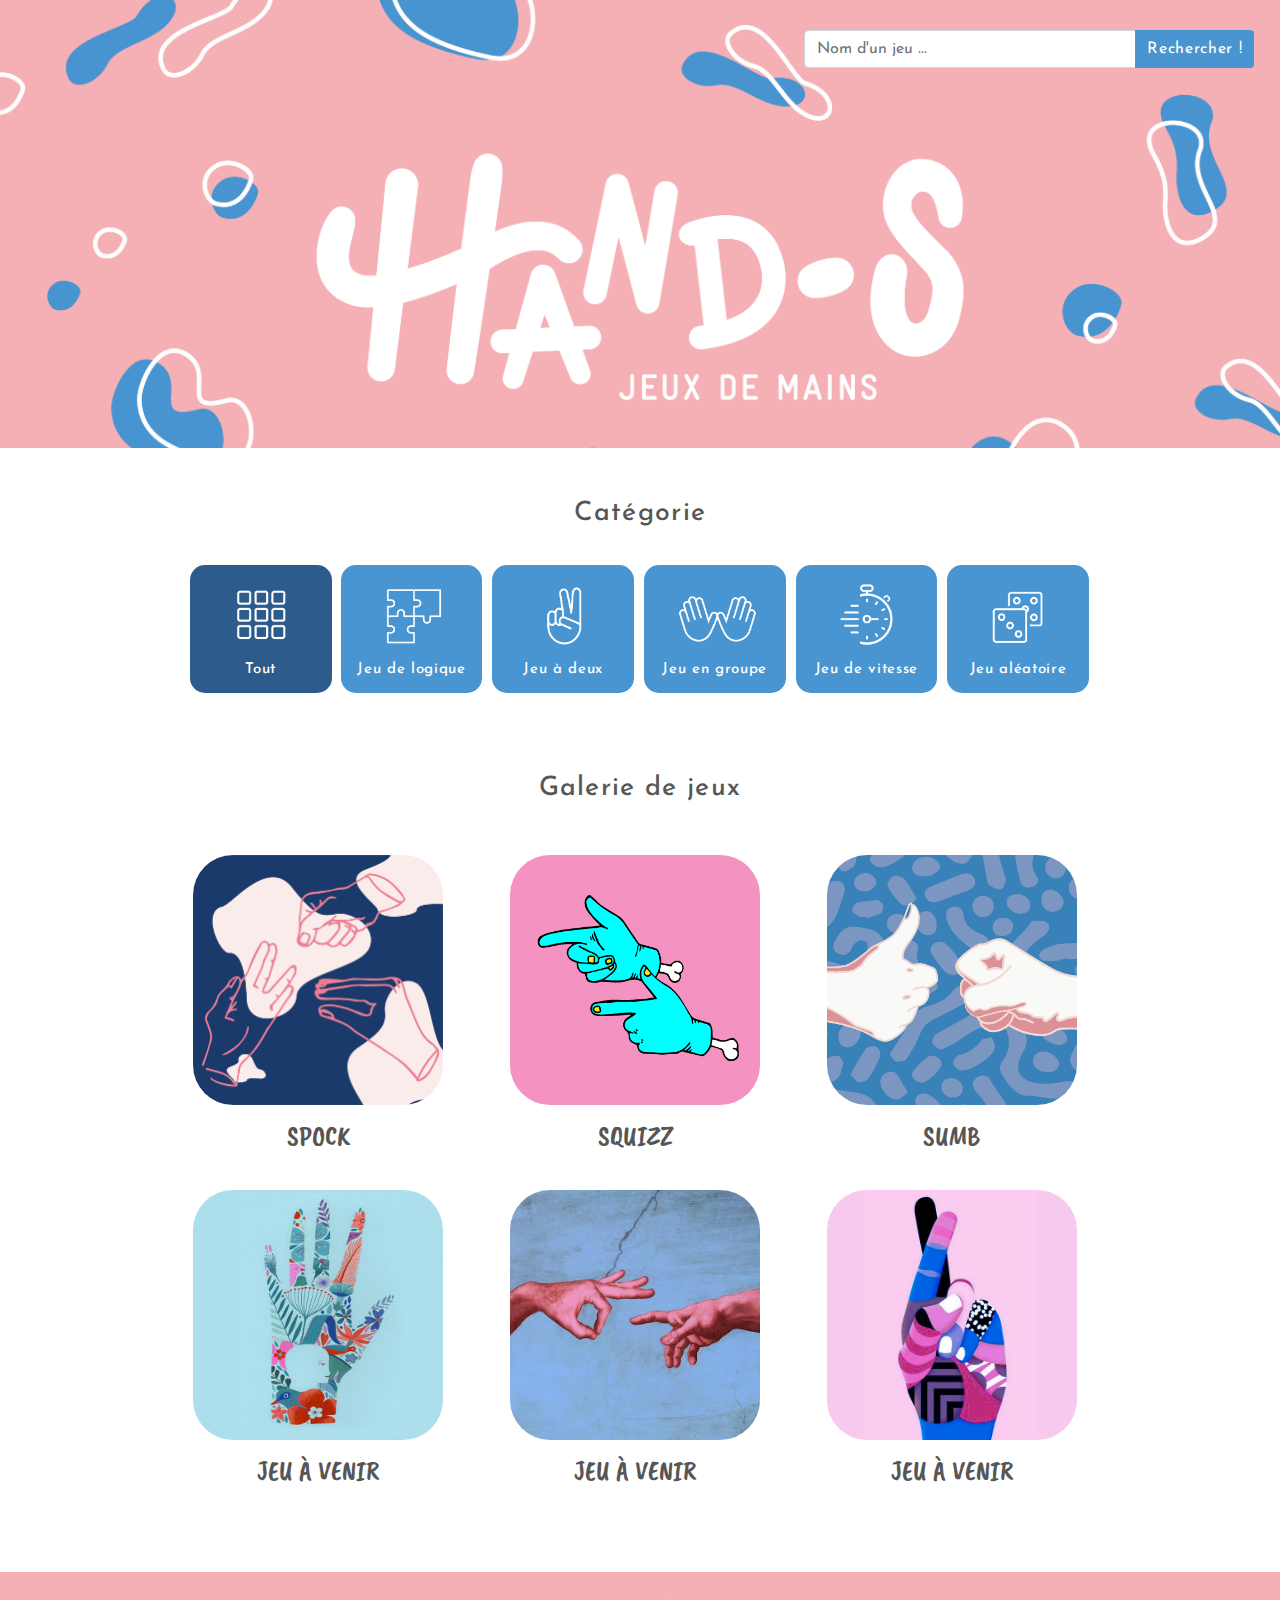
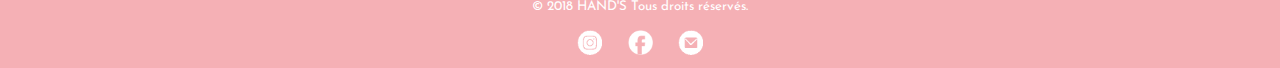
<file: index.html>
<!doctype html>
<html lang="en">
<head>
  <!-- Required meta tags -->
  <meta charset="utf-8">
  <meta name="viewport" content="width=device-width, initial-scale=1, shrink-to-fit=no">
  <link href="https://fonts.googleapis.com/css?family=Josefin+Sans" rel="stylesheet">
  <link href="https://fonts.googleapis.com/css?family=Caveat+Brush" rel="stylesheet">
  <!-- Bootstrap CSS -->
  <link rel="stylesheet" href="https://maxcdn.bootstrapcdn.com/bootstrap/4.0.0/css/bootstrap.min.css" integrity="sha384-Gn5384xqQ1aoWXA+058RXPxPg6fy4IWvTNh0E263XmFcJlSAwiGgFAW/dAiS6JXm" crossorigin="anonymous">
  <link rel="stylesheet" href="css/main1.css">

  <body>

    <div class="header"></div>
    <div class="input-group mb-3">
      <input type="text" class="form-control" placeholder="Nom d'un jeu ..." aria-label="Recipient's username" aria-describedby="basic-addon2">
      <div class="input-group-append">
        <button class="btn btn-outline-secondary" type="button">Rechercher !</button>
    </div></div>
    <div class="content">

      <h1>Catégorie</h1>
      <div class="btn-group btn-group-toggle" data-toggle="buttons">
        <label class="btn btn-secondary option0 active">
          <input type="radio" name="options" id="option0" autocomplete="off" checked>
          <img src="images/picto/tout.png" alt="">
          <h4>Tout</h4>
        </label>
        <label class="btn btn-secondary option1">
          <input type="radio" name="options" id="option1" autocomplete="off">
          <img src="images/picto/logique-2.png" alt="">
          <h4>Jeu de logique</h4>
        </label>
        <label class="btn btn-secondary option2">
          <input type="radio" name="options" id="option2" autocomplete="off">
          <img src="images/picto/adeux-2.png" alt="">
          <h4>Jeu à deux</h4>
        </label>
        <label class="btn btn-secondary option3">
          <input type="radio" name="options" id="option3" autocomplete="off">
          <img src="images/picto/groupe-2.png" alt="">
          <h4>Jeu en groupe</h4>
        </label>
        <label class="btn btn-secondary option4">
          <input type="radio" name="options" id="option4" autocomplete="off">
          <img src="images/picto/vitesse-2.png" alt="">
          <h4>Jeu de vitesse</h4>
        </label>
        <label class="btn btn-secondary option5">
          <input type="radio" name="options" id="option5" autocomplete="off">
          <img src="images/picto/aleatoire-2.png" alt="">
          <h4>Jeu aléatoire</h4>
        </label>
      </div>

      <h1 class="h1plus">Galerie de jeux</h1>

      <div class="galerie filter-button-group">


        <div class="preview two logic">
          <button id="boutons" type="button" class="btn btn-info btn-lg" data-toggle="modal" data-target="#modalspock">
            <img src="images/spock/game.png" alt="image" class="img-preview">
          </button>
            <h2>SPOCK</h2>
        </div>


        <div class="preview group speed">
          <button id="boutons" type="button" class="btn btn-info btn-lg" data-toggle="modal" data-target="#modalsquiz">
            <img src="images/squizz/game.png" alt="image" class="img-preview">
          </button>
            <h2>SQUIZZ</h2>
          </div>

          <div class="preview group logic">
            <button id="boutons" type="button" class="btn btn-info btn-lg" data-toggle="modal" data-target="#modalsumb">
              <img src="images/sumb/game.png" alt="image" class="img-preview">
            </button>
            <h2>SUMB</h2>
          </div>

          <div class="preview two">
            <div id="preview-link"><img src="images/1.jpg" alt="image" class="img-preview">
              <h2>JEU À VENIR</h2></div>
          </div>

          <div class="preview group">
            <div href="" id="preview-link"><img src="images/2.jpg" alt="image" class="img-preview">
            <h2>JEU À VENIR</h2></div>
          </div>

          <div class="preview speed">
            <div href="" id="preview-link"><img src="images/3.jpg" alt="image" class="img-preview">
            <h2>JEU À VENIR</h2></div>
          </div>


                  <!-- Modal -->
                  <div id="modalspock" class="modal fade" role="dialog">
                    <div class="modal-dialog">
                      <div class="modal-content">
                        <div class="modal-header">
                          <button type="button" class="close" data-dismiss="modal">&times;</button>
                          <div class="picto-pop">
                            <img src="images/picto/logique-1.png" alt="">
                            <img src="images/picto/adeux-1.png" alt="">
                          </div>

                          <h3 class="modal-title">SPOCK</h3>
                        </div>
                        <div class="modal-body modal-spock">
                          <p id="spock-p00">Les règles classiques du Pierre Feuille Ciseaux<br>s’appliquent toujours dans cette évolution, néanmoins <br>il faut ajouter deux symboles : <span>Spock</span> et le <span>Lézard</span></p>
                          <h5 id="spock-h501">LES REGLES :</h5>
                          <p id="spock-p01">• Les ciseaux <span>coupent</span> le papier</p>
                          <p id="spock-p02">• Le papier <span>couvre</span> la pierre</p>
                          <p id="spock-p03">• La pierre <span>écrase</span> le lézard</p>
                          <p id="spock-p04">• Le lézard <span>empoisonne</span> Spock</p>
                          <p id="spock-p05">• Spock <span>écrabouille</span> les ciseaux</p>
                          <p id="spock-p06">• Les ciseaux <span>décapitent</span> le lézard</p>
                          <p id="spock-p07">• Le lézard <span>mange</span> le papier</p>
                          <p id="spock-p08">• Le papier <span>réfute</span> Spock</p>
                          <p id="spock-p09">• Spock <span>vaporise</span> la pierre</p>
                          <p id="spock-p10">• La pierre <span>détruit</span> les ciseaux</p>
                          <p id="spock-p11">Les deux (ou plus) joueurs choisissent <br>simultanément un des 5 coups possibles <br>en le symbolisant de la main :</p>
                        </div>
                      </div>
                    </div>
                  </div>

                  <!-- Modal -->
                  <div id="modalsquiz" class="modal fade" role="dialog">
                    <div class="modal-dialog">
                      <div class="modal-content">
                        <div class="modal-header">
                          <button type="button" class="close" data-dismiss="modal">&times;</button>
                          <h3 class="modal-title">SQUIZZ</h3>
                          <div class="picto-pop">
                            <img src="images/picto/vitesse-1.png" alt="">
                            <img src="images/picto/groupe-1.png" alt="">
                          </div>
                        </div>
                        <div class="modal-body modal-squizz">
                          <h5 id="squizz-h501">Dans ce jeu il y a 4 signes à retenir : </h5>
                          <h5 id="squizz-h502">Chaque signe étant accompagné d'un mouvement :</h5>
                          <p id="squizz-p01">Un signe d'une main <br>vers la gauche ou la droite.</p>
                          <p id="squizz-p02">On pointe d'une main une personne </p>
                          <p id="squizz-p03">On pointe des <br>deux mains quelqu'un. </p>
                          <p id="squizz-p04">On lève le bras <br>pour changer le sens du jeu. </p>
                          <h5 id="squizz-h503">Pour commencer un tour, <br>un des joueur débute par : </h5>
                          <p id="squizz-p05">Quand quelqu'un se fait <br>il doit dire le nom d'un animal le plus vite possible <br>(toute race confondue sauf fictive), par exemple "chat". </p>
                          <p id="squizz-p06">passe le tour à la personne pointée.</p>
                          <p id="squizz-p07">change le sens, si </p>
                          <p id="squizz-p08"> le vient de la droite,</p>
                          <p id="squizz-p09">on lève le bras gauche <br>et c'est à nouveau à celui qui vient de dire <br> Vice versa si le squizz vient de la gauche.</p>
                          <p id="squizz-p10">  de parler.</p>
                          </p>
                        </div>
                      </div>
                    </div>
                  </div>

                  <!-- Modal -->
                  <div id="modalsumb" class="modal fade" role="dialog">
                    <div class="modal-dialog">
                      <div class="modal-content">
                        <div class="modal-header">
                          <button type="button" class="close" data-dismiss="modal">&times;</button>
                          <h3 class="modal-title">SUMB</h3>
                          <div class="picto-pop">
                            <img src="images/picto/logique-1.png" alt="">
                            <img src="images/picto/groupe-1.png" alt="">
                          </div>
                        </div>
                        <div class="modal-body modal-sumb">
                          <h5 id="sumb-h501">Au départ :</h5>
                          <p id="sumb-p01">Les deux partenaires se tiennent face à face,<br>les poings fermés en avant. </p>
                          <p id="sumb-p02">À un signal donné, chaque joueur doit, en même <br>temps que son adversaire, lever spontanément <br>autant de pouces qu’il le désire, tout en énonçant <br>un nombre de 1 à 4.</p>
                          <p id="sumb-p03">Celui qui énoncera un nombre égal au total des <br>pouces montrés par l’un et par l’autre des deux <br>joueurs marquera un point.</p>
                          <p id="sumb-p04">Un joueur n’ayant plus de pouce gagne et se retire, <br>alors que le dernier joueur avec un (ou deux) pouces <br>restants perd le jeu. </p>
                          <p id="sumb-p05">Tu peux également jouer au Sumb <br>à plusieurs, il suffit juste de compter <br>le nombre de pouces global. <br>(si vous êtes 4 joueurs <br>- 4x2 = 8 pouces - il faudra énoncer <br>un nombre entre 0 et 8 pour le <br>premier joueur).</p>
                        </div>
                      </div>
                    </div>
                  </div>

                </div>
              </div>
              <div class="footer">
                <div class="copyright">© 2018 HAND'S Tous droits réservés.</div>
                <div class="network">
                  <img src="images/footer/instagram.png" alt="">
                  <img src="images/footer/facebook.png" alt="">
                  <img src="images/footer/mail.png" alt="">
                </div>
              </div>

              <!-- Optional JavaScript -->
              <!-- jQuery first, then Popper.js, then Bootstrap JS -->
              <script src="https://code.jquery.com/jquery-3.2.1.slim.min.js" integrity="sha384-KJ3o2DKtIkvYIK3UENzmM7KCkRr/rE9/Qpg6aAZGJwFDMVNA/GpGFF93hXpG5KkN" crossorigin="anonymous"></script>
              <script src="https://cdnjs.cloudflare.com/ajax/libs/popper.js/1.12.9/umd/popper.min.js" integrity="sha384-ApNbgh9B+Y1QKtv3Rn7W3mgPxhU9K/ScQsAP7hUibX39j7fakFPskvXusvfa0b4Q" crossorigin="anonymous"></script>
              <script src="https://maxcdn.bootstrapcdn.com/bootstrap/4.0.0/js/bootstrap.min.js" integrity="sha384-JZR6Spejh4U02d8jOt6vLEHfe/JQGiRRSQQxSfFWpi1MquVdAyjUar5+76PVCmYl" crossorigin="anonymous"></script>

              <script>

              $(".option0").click(function(){
                console.log("test 1");
                $(".logic").removeClass("unset");
                $(".speed").removeClass("unset");
                $(".group").removeClass("unset");
                $(".two").removeClass("unset");
              });

              $(".option1").click(function(){
                console.log("test 2");
                $(".speed").addClass("unset");
                $(".group").addClass("unset");
                $(".two").addClass("unset");
                $(".logic").removeClass("unset");
              });

              $(".option2").click(function(){
                console.log("test 3");
                $(".speed").addClass("unset");
                $(".group").addClass("unset");
                $(".logic").addClass("unset");
                $(".two").removeClass("unset");
              });

              $(".option3").click(function(){
                console.log("test 4");
                $(".speed").addClass("unset");
                $(".two").addClass("unset");
                $(".logic").addClass("unset");
                $(".group").removeClass("unset");
              });

              $(".option4").click(function(){
                console.log("test 5");
                $(".two").addClass("unset");
                $(".group").addClass("unset");
                $(".logic").addClass("unset");
                $(".speed").removeClass("unset");
              });

              $(".option5").click(function(){
                console.log("test 6");
                $(".logic").toggleClass("unset");
              });

              var $k = $("p");
              var marge = function(a){ a = a*1.2; }
              var $taillereel =  $("p").css("top");
              console.log("")
              var iWindowsSize = $(window).width();
              if (iWindowsSize  < 1050 && iWindowsSize >=550){
                var $taillereel =  $("p").css("tp");
                $k.css(marge($taillereel))
              };

              </script>

            </body>
            </html>
</file>
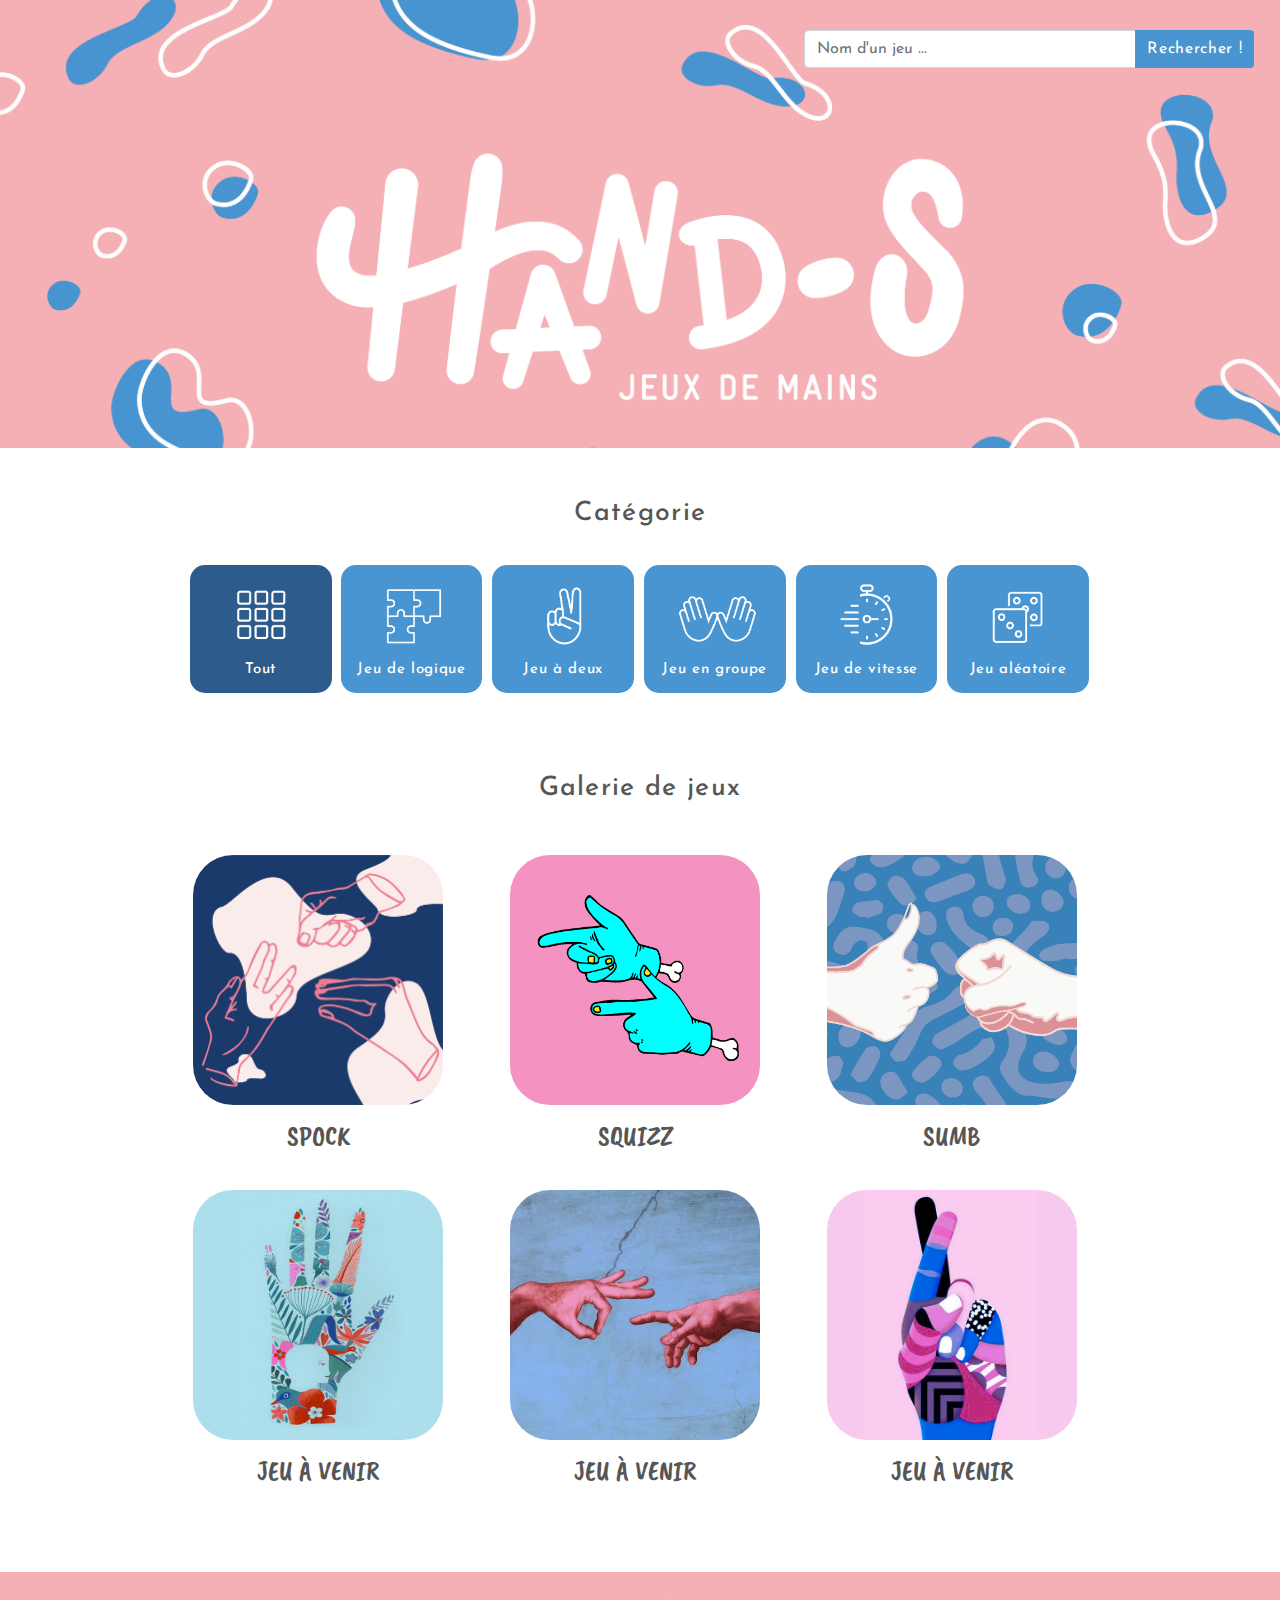
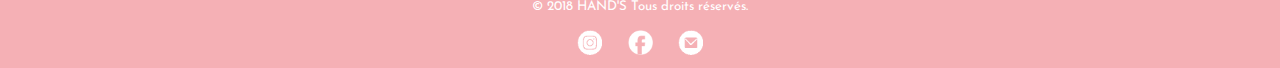
<file: index1.html>
<!doctype html>
<html lang="en">
<head>
  <!-- Required meta tags -->
  <meta charset="utf-8">
  <meta name="viewport" content="width=device-width, initial-scale=1, shrink-to-fit=no">
  <link href="https://fonts.googleapis.com/css?family=Josefin+Sans" rel="stylesheet">
  <link href="https://fonts.googleapis.com/css?family=Caveat+Brush" rel="stylesheet">
  <!-- Bootstrap CSS -->
  <link rel="stylesheet" href="https://maxcdn.bootstrapcdn.com/bootstrap/4.0.0/css/bootstrap.min.css" integrity="sha384-Gn5384xqQ1aoWXA+058RXPxPg6fy4IWvTNh0E263XmFcJlSAwiGgFAW/dAiS6JXm" crossorigin="anonymous">
  <link rel="stylesheet" href="css/main1.css">

  <body>

    <div class="header"></div>
    <div class="input-group mb-3">
      <input type="text" class="form-control" placeholder="Nom d'un jeu ..." aria-label="Recipient's username" aria-describedby="basic-addon2">
      <div class="input-group-append">
        <button class="btn btn-outline-secondary" type="button">Rechercher !</button>
    </div></div>
    <div class="content">

      <h1>Catégorie</h1>
      <div class="btn-group btn-group-toggle" data-toggle="buttons">
        <label class="btn btn-secondary option0 active">
          <input type="radio" name="options" id="option0" autocomplete="off" checked>
          <img src="images/picto/tout.png" alt="">
          <h4>Tout</h4>
        </label>
        <label class="btn btn-secondary option1">
          <input type="radio" name="options" id="option1" autocomplete="off">
          <img src="images/picto/logique-2.png" alt="">
          <h4>Jeu de logique</h4>
        </label>
        <label class="btn btn-secondary option2">
          <input type="radio" name="options" id="option2" autocomplete="off">
          <img src="images/picto/adeux-2.png" alt="">
          <h4>Jeu à deux</h4>
        </label>
        <label class="btn btn-secondary option3">
          <input type="radio" name="options" id="option3" autocomplete="off">
          <img src="images/picto/groupe-2.png" alt="">
          <h4>Jeu en groupe</h4>
        </label>
        <label class="btn btn-secondary option4">
          <input type="radio" name="options" id="option4" autocomplete="off">
          <img src="images/picto/vitesse-2.png" alt="">
          <h4>Jeu de vitesse</h4>
        </label>
        <label class="btn btn-secondary option5">
          <input type="radio" name="options" id="option5" autocomplete="off">
          <img src="images/picto/aleatoire-2.png" alt="">
          <h4>Jeu aléatoire</h4>
        </label>
      </div>

      <h1 class="h1plus">Galerie de jeux</h1>

      <div class="galerie filter-button-group">


        <div class="preview two logic">
          <button id="boutons" type="button" class="btn btn-info btn-lg" data-toggle="modal" data-target="#modalspock">
            <img src="images/spock/game.png" alt="image" class="img-preview">
          </button>
            <h2>SPOCK</h2>
        </div>


        <div class="preview group speed">
          <button id="boutons" type="button" class="btn btn-info btn-lg" data-toggle="modal" data-target="#modalsquiz">
            <img src="images/squizz/game.png" alt="image" class="img-preview">
          </button>
            <h2>SQUIZZ</h2>
          </div>

          <div class="preview group logic">
            <button id="boutons" type="button" class="btn btn-info btn-lg" data-toggle="modal" data-target="#modalsumb">
              <img src="images/sumb/game.png" alt="image" class="img-preview">
            </button>
            <h2>SUMB</h2>
          </div>

          <div class="preview two">
            <div id="preview-link"><img src="images/1.jpg" alt="image" class="img-preview">
              <h2>JEU À VENIR</h2></div>
          </div>

          <div class="preview group">
            <div href="" id="preview-link"><img src="images/2.jpg" alt="image" class="img-preview">
            <h2>JEU À VENIR</h2></div>
          </div>

          <div class="preview speed">
            <div href="" id="preview-link"><img src="images/3.jpg" alt="image" class="img-preview">
            <h2>JEU À VENIR</h2></div>
          </div>


                  <!-- Modal -->
                  <div id="modalspock" class="modal fade" role="dialog">
                    <div class="modal-dialog">
                      <div class="modal-content">
                        <div class="modal-header">
                          <button type="button" class="close" data-dismiss="modal">&times;</button>
                          <div class="picto-pop">
                            <img src="images/picto/logique-1.png" alt="">
                            <img src="images/picto/adeux-1.png" alt="">
                          </div>

                          <h3 class="modal-title">SPOCK</h3>
                        </div>
                        <div class="modal-body modal-spock">
                          <p id="spock-p00">Les règles classiques du Pierre Feuille Ciseaux<br>s’appliquent toujours dans cette évolution, néanmoins <br>il faut ajouter deux symboles : <span>Spock</span> et le <span>Lézard</span></p>
                          <h5 id="spock-h501">LES REGLES :</h5>
                          <p id="spock-p01">• Les ciseaux <span>coupent</span> le papier</p>
                          <p id="spock-p02">• Le papier <span>couvre</span> la pierre</p>
                          <p id="spock-p03">• La pierre <span>écrase</span> le lézard</p>
                          <p id="spock-p04">• Le lézard <span>empoisonne</span> Spock</p>
                          <p id="spock-p05">• Spock <span>écrabouille</span> les ciseaux</p>
                          <p id="spock-p06">• Les ciseaux <span>décapitent</span> le lézard</p>
                          <p id="spock-p07">• Le lézard <span>mange</span> le papier</p>
                          <p id="spock-p08">• Le papier <span>réfute</span> Spock</p>
                          <p id="spock-p09">• Spock <span>vaporise</span> la pierre</p>
                          <p id="spock-p10">• La pierre <span>détruit</span> les ciseaux</p>
                          <p id="spock-p11">Les deux (ou plus) joueurs choisissent <br>simultanément un des 5 coups possibles <br>en le symbolisant de la main :</p>
                        </div>
                      </div>
                    </div>
                  </div>

                  <!-- Modal -->
                  <div id="modalsquiz" class="modal fade" role="dialog">
                    <div class="modal-dialog">
                      <div class="modal-content">
                        <div class="modal-header">
                          <button type="button" class="close" data-dismiss="modal">&times;</button>
                          <h3 class="modal-title">SQUIZZ</h3>
                          <div class="picto-pop">
                            <img src="images/picto/vitesse-1.png" alt="">
                            <img src="images/picto/groupe-1.png" alt="">
                          </div>
                        </div>
                        <div class="modal-body modal-squizz">
                          <h5 id="squizz-h501">Dans ce jeu il y a 4 signes à retenir : </h5>
                          <h5 id="squizz-h502">Chaque signe étant accompagné d'un mouvement :</h5>
                          <p id="squizz-p01">Un signe d'une main <br>vers la gauche ou la droite.</p>
                          <p id="squizz-p02">On pointe d'une main une personne </p>
                          <p id="squizz-p03">On pointe des <br>deux mains quelqu'un. </p>
                          <p id="squizz-p04">On lève le bras <br>pour changer le sens du jeu. </p>
                          <h5 id="squizz-h503">Pour commencer un tour, <br>un des joueur débute par : </h5>
                          <p id="squizz-p05">Quand quelqu'un se fait <br>il doit dire le nom d'un animal le plus vite possible <br>(toute race confondue sauf fictive), par exemple "chat". </p>
                          <p id="squizz-p06">passe le tour à la personne pointée.</p>
                          <p id="squizz-p07">change le sens, si </p>
                          <p id="squizz-p08"> le vient de la droite,</p>
                          <p id="squizz-p09">on lève le bras gauche <br>et c'est à nouveau à celui qui vient de dire <br> Vice versa si le squizz vient de la gauche.</p>
                          <p id="squizz-p10">  de parler.</p>
                          </p>
                        </div>
                      </div>
                    </div>
                  </div>

                  <!-- Modal -->
                  <div id="modalsumb" class="modal fade" role="dialog">
                    <div class="modal-dialog">
                      <div class="modal-content">
                        <div class="modal-header">
                          <button type="button" class="close" data-dismiss="modal">&times;</button>
                          <h3 class="modal-title">SUMB</h3>
                          <div class="picto-pop">
                            <img src="images/picto/logique-1.png" alt="">
                            <img src="images/picto/groupe-1.png" alt="">
                          </div>
                        </div>
                        <div class="modal-body modal-sumb">
                          <h5 id="sumb-h501">Au départ :</h5>
                          <p id="sumb-p01">Les deux partenaires se tiennent face à face,<br>les poings fermés en avant. </p>
                          <p id="sumb-p02">À un signal donné, chaque joueur doit, en même <br>temps que son adversaire, lever spontanément <br>autant de pouces qu’il le désire, tout en énonçant <br>un nombre de 1 à 4.</p>
                          <p id="sumb-p03">Celui qui énoncera un nombre égal au total des <br>pouces montrés par l’un et par l’autre des deux <br>joueurs marquera un point.</p>
                          <p id="sumb-p04">Un joueur n’ayant plus de pouce gagne et se retire, <br>alors que le dernier joueur avec un (ou deux) pouces <br>restants perd le jeu. </p>
                          <p id="sumb-p05">Tu peux également jouer au Sumb <br>à plusieurs, il suffit juste de compter <br>le nombre de pouces global. <br>(si vous êtes 4 joueurs <br>- 4x2 = 8 pouces - il faudra énoncer <br>un nombre entre 0 et 8 pour le <br>premier joueur).</p>
                        </div>
                      </div>
                    </div>
                  </div>

                </div>
              </div>
              <div class="footer">
                <div class="copyright">© 2018 HAND'S Tous droits réservés.</div>
                <div class="network">
                  <img src="images/footer/instagram.png" alt="">
                  <img src="images/footer/facebook.png" alt="">
                  <img src="images/footer/mail.png" alt="">
                </div>
              </div>

              <!-- Optional JavaScript -->
              <!-- jQuery first, then Popper.js, then Bootstrap JS -->
              <script src="https://code.jquery.com/jquery-3.2.1.slim.min.js" integrity="sha384-KJ3o2DKtIkvYIK3UENzmM7KCkRr/rE9/Qpg6aAZGJwFDMVNA/GpGFF93hXpG5KkN" crossorigin="anonymous"></script>
              <script src="https://cdnjs.cloudflare.com/ajax/libs/popper.js/1.12.9/umd/popper.min.js" integrity="sha384-ApNbgh9B+Y1QKtv3Rn7W3mgPxhU9K/ScQsAP7hUibX39j7fakFPskvXusvfa0b4Q" crossorigin="anonymous"></script>
              <script src="https://maxcdn.bootstrapcdn.com/bootstrap/4.0.0/js/bootstrap.min.js" integrity="sha384-JZR6Spejh4U02d8jOt6vLEHfe/JQGiRRSQQxSfFWpi1MquVdAyjUar5+76PVCmYl" crossorigin="anonymous"></script>

              <script>

              $(".option0").click(function(){
                console.log("test 1");
                $(".logic").removeClass("unset");
                $(".speed").removeClass("unset");
                $(".group").removeClass("unset");
                $(".two").removeClass("unset");
              });

              $(".option1").click(function(){
                console.log("test 2");
                $(".speed").addClass("unset");
                $(".group").addClass("unset");
                $(".two").addClass("unset");
                $(".logic").removeClass("unset");
              });

              $(".option2").click(function(){
                console.log("test 3");
                $(".speed").addClass("unset");
                $(".group").addClass("unset");
                $(".logic").addClass("unset");
                $(".two").removeClass("unset");
              });

              $(".option3").click(function(){
                console.log("test 4");
                $(".speed").addClass("unset");
                $(".two").addClass("unset");
                $(".logic").addClass("unset");
                $(".group").removeClass("unset");
              });

              $(".option4").click(function(){
                console.log("test 5");
                $(".two").addClass("unset");
                $(".group").addClass("unset");
                $(".logic").addClass("unset");
                $(".speed").removeClass("unset");
              });

              $(".option5").click(function(){
                console.log("test 6");
                $(".logic").toggleClass("unset");
              });

              var $k = $("p");
              var marge = function(a){ a = a*1.2; }
              var $taillereel =  $("p").css("top");
              console.log("")
              var iWindowsSize = $(window).width();
              if (iWindowsSize  < 1050 && iWindowsSize >=550){
                var $taillereel =  $("p").css("top");
                $k.css(marge($taillereel))
              };

              </script>

            </body>
            </html>
</file>
<file: css/main1.css>
body {
  font-family: 'Josefin Sans', sans-serif;
}

.footer {background-color: #f5b0b5; justify-content: center; margin-top: 6vw;}
.footer .copyright {
  font-size: 10pt;
  text-align: center;
  color: #fff;
  margin: 30px auto 0 auto;
  padding-top: 2vw;
}

.network {display: table; margin: 0 auto 0 auto; align-self: center;}
.network img {max-width: 25px; margin: 1vw 1vw 1vw 1vw; cursor: pointer;}

.content {
  width: 90vw;
  margin-left: auto;
  margin-right: auto;
}

.img-preview {
  position: relative;
  width: 250px;
  height: 250px;
  border-radius: 40px;
}

.preview {
  margin-top: 30px;
  margin-left: 10px;
  margin-right: 10px;
  display: block;
}

.btn-group {
  max-width: 900px;
  display: grid;
  grid-row: auto;
  grid-template-columns: repeat(6,1fr);
  grid-gap: 10px;
  width: 90%;
  margin-left: auto;
  margin-right: auto;
  justify-content: center;
  margin-bottom: 30px;
}

.btn-secondary img {
  display: block;
  width: 90px;
  margin-left: auto; margin-right: auto;
}

.btn {
  width: 100%;
  background-color: #4995D1;
  border: none;
  flex-direction: column;
}

.content .btn-secondary {
  margin-left:10px;
  margin-right: 10px;
  border-radius: 15px;
}

.preview .btn {
  padding: 0px;
  background-color: unset;
  width: 250px;
  height: 250px;
  border-radius: 40px;
}


.btn-secondary:not(:disabled):not(.disabled).active {
  background-color: #2d5c8c;
}

.btn-secondary:not(:disabled):not(.disabled):hover {
  background-color: #4d81b5;
}

.btn-outline-secondary {
    color: #fff;
    letter-spacing: 0.5pt;}

.btn-group>.btn-group:not(:first-child)>.btn, .btn-group>.btn:not(:first-child) {
    border-top-left-radius: 15px;
    border-bottom-left-radius: 15px;}
.btn-group>.btn-group:not(:last-child)>.btn, .btn-group>.btn:not(:last-child):not(.dropdown-toggle) {
    border-top-right-radius: 15px;
    border-bottom-right-radius: 15px;
}

.modal-body {
  padding : 0px;
  width: 65vw;
  background-repeat: no-repeat;
  background-size: contain;
  font-size: 13pt;
  line-height: 20pt;
}

.input-group>.input-group-append>.btn:hover {
  background-color: #4d81b5;
}

.mb-3 {
  width: 450px;
  position: absolute;
  top: 30px;
  right: 2vw;
}

.galerie {
  max-width:960px;
  display: grid;
  grid-template-columns: 33% 33% 33%;
  justify-items:center;
  flex-wrap: wrap;
  position: relative;
  margin-left: auto;
  margin-right: auto;
}

.header {
  width: 100%;
  height: 35vw;
  background-position: center;
  background: url("../images/header.png");
  background-repeat: no-repeat;
  background-size: cover;
  margin-bottom: 25px;
}

.logo {
  display: flex;
  width:100%;
  margin-left: auto;
  margin-right: auto;
  background: url("images/header.png");
  background-size: cover;
}

h1 {
  font-size: 20pt;
  color: #565656;
  letter-spacing: 1pt;
  text-align: center;
  margin-top: 50px;
  margin-bottom: 35px;
  font-family: 'Josefin Sans', sans-serif;
}

.h1plus {
  margin-top: 80px;
  margin-bottom: 20px;
}

h2 {
  color: #565656;
  font-size: 20pt;
  letter-spacing: 2px
  color: grey;
  text-align: center;
  margin-top: 15px;
  font-family: 'Caveat Brush', cursive;
}

h3 {
  font-size: 46pt;
  font-weight: bold;
  letter-spacing: 2px;
  color: #F6B1B6;
  text-align: center;
  margin-top: 15px;
  text-align: center;
  margin-left: auto;
  margin-right: auto;
  font-family: 'Josefin Sans', sans-serif;
}

h4 {
  font-family: 'Josefin Sans', sans-serif;
  font-size: 15px;
  letter-spacing: 0.5pt;
  color: #fff;
  text-align: center;
}

a:link {
  display: block;
  text-decoration: none;
}


.btn-info:hover {
  transform: rotate(-5deg);
  transition: transform 0.3s ease
}

a:hover > h2 {
  color: black;
}

.modal-header {
  border-bottom: unset;
}

.modal-content {
  border-radius: 40px;
  margin-bottom: 40px;
}

.modal-dialog {
  margin: auto;
  margin-top: 40px;
  max-width: 960px;
}

@media (max-width:1050px){
  .modal-dialog {
    max-width: 90vw;
    max-height: 80vh;}
  .modal-content p {
    font-size: 11pt;
    margin-top: 20px;}
}

@media (max-width:576px){
  .modal-dialog {
  max-width: 95vw;
  max-height: 80vh;
}}

.modal-content .close {
  background-color: #F6B1B6;
  border-radius: 40px;
  position: fixed;
  padding-top: 7px;
  padding-bottom: 13px;
  margin: 0px;
  font-size: 26pt;
  top: 25px;
  right: -15px;
  opacity: 1;
  color: #fff;
  box-shadow: 0px 3px 5px #0000007d;
}
.modal-header .close:hover {
  box-shadow: unset;
  right: -13px;
  top: 27px;
  transition-duration: 0.2s
}

.spockgif {
  width: 250px;
  float: right;
  border-radius: 30px;
  margin-top: -270px;
}

@media (max-width:900px){
  .galerie {
    grid-template-columns: 50% 50%;
    width: 90%;
    margin: 0px auto 0px auto;
    justify-items : center;
  }
  #boutons {
    display: flex;
    max-width: 250px;
    width: 100%;
    height: auto;
    border-radius: 25px;
  }
  .img-preview{
    display: flex;
    max-width: 250px;
    width: 100%;
    height: auto;
    border-radius: 25px;
  }
  .btn-group {
    grid-template-columns: repeat(3,33%);
    width: 70%;
  }

  .btn-secondary img{
      width: 60px;
  }
  .mb-3{
    position: relative;
    margin: 0px auto 30px auto;
    width: 90%;
    top: unset;
    right: unset;
  }
  .content {
    margin: 0px;
    width: 100vw;
  }
}

@media (max-width:640px){
  .btn-group {width: 85%;}
  .preview {margin-top: 10px;}}

@media (max-width:460px){
  .btn-group {grid-template-columns: repeat(2,50%);}
  .btn-secondary img {
    display: flex;
    width: 40px;
    margin: 0px 10px 0px 0px;}
  .btn-secondary{
    display: inline-flex;
    flex-direction: row;
    justify-content: center;
    align-items: center;
    height: 45px;}
  h4 {display: flex;
    margin: 2px 10px 0px 0px;}
  .h1plus{margin-top: 50px;margin-bottom: 20px;}
  h1 {margin-top: 45px; margin-bottom: 25px;}
}

@media (max-width:400px){
  #boutons{border-radius: 10px;}
  .img-preview{border-radius: 10px;}
  h1 {font-size: 14pt;}
  h2 {font-size: 15pt;}
  h4 {font-size: 9pt;}
  .btn-secondary img {margin-right: 2px;}
  }

.modal-body h5 {  position: absolute; margin-left: 5vw; color: #525252;}
.modal-squizz p {position: absolute; margin-left: 4vw; line-height: 17pt; color: #000;}
.modal-sumb p {position: absolute; margin-left: 4vw; line-height: 17pt; color: #fff;}
.modal-spock p {position: absolute; margin-left: 4vw; line-height: 17pt; color: #424141;}


.modal-squizz {
  height: 2655px;
  background-image: url("../images/squizz/squizz-pop.jpg");
  margin: 10vw auto 10vw auto;}

.modal-sumb {
  height: 1590px;
  background-image: url("../images/sumb/sumb-pop.jpg");
  margin: 10vw auto 10vw auto;}

.modal-spock {
  height: 1725px;
  background-image: url("../images/spock/spock-pop.jpg");
  margin: 2vw auto 10vw auto;}

#squizz-h501 { top: -4vw;}
#squizz-h502 { top: 9vw;}
#squizz-h503 { top: 97vw; margin-left: 7vw;}
#squizz-p01 { top: 23.5vw;}
#squizz-p02 { top: 42vw; margin-left: 20vw;}
#squizz-p03 { top: 60vw; margin-left: 22vw;}
#squizz-p04 { top: 81vw; margin-left: 24vw;}
#squizz-p05 { top: 117vw;}
#squizz-p06 { top: 143.5vw; margin-left: 32vw;}
#squizz-p07 { top: 164.5vw; margin-left: 20vw;}
#squizz-p08 { top: 169vw; margin-left: 35vw;}
#squizz-p09 { top: 180vw; margin-left: 6vw;}
#squizz-p10 { top: 181.7vw; margin-left: 41.5vw;}

#sumb-h501 {top: -3vw;}
#sumb-p01 {top: -1vw; margin-left: 5vw; color: #525252;}
#sumb-p02 { top: 23vw; margin-left: 6vw;}
#sumb-p03 { top: 43vw; margin-left: 21vw;}
#sumb-p04 { top: 92.5vw; margin-left: 6vw;}
#sumb-p05 { top: 75vw; margin-left: 40vw; color: #525252;}

.modal-spock span { font-family:'Caveat Brush', cursive; font-size:20pt; color: #f3b4b4;}
#spock-h501 {top: 37vw; margin-left: 43vw;}
#spock-p00 {top: 18.5vw;}
#spock-p01 {top: 41vw; margin-left: 37vw;}
#spock-p02 {top: 44vw; margin-left: 42vw;}
#spock-p03 {top: 47vw; margin-left: 38vw;}
#spock-p04 {top: 50vw; margin-left: 35vw;}
#spock-p05 {top: 53vw; margin-left: 43vw;}
#spock-p06 {top: 56vw; margin-left: 34vw;}
#spock-p07 {top: 59vw; margin-left: 36vw;}
#spock-p08 {top: 62vw; margin-left: 43vw;}
#spock-p09 {top: 65vw; margin-left: 36vw;}
#spock-p10 {top: 68vw; margin-left: 39vw;}
#spock-p11 {top: 87vw;}

.group,.two,.speed,.logic {display: block;}
.unset {display: none;}

.picto-pop {left: 7vw; position: absolute;}
.picto-pop img {width: 7vw; background-color: #ffe7eb; border-radius: 50px; margin-right: 1vw;}
/* .modal-title {margin-right: 20%; margin-left: 60px;} */
.modal-title h3 {margin-left: auto; margin-right: auto;}
.modal-header {
    display: flex;
    -webkit-box-align: unset;
    -ms-flex-align: unset;
    justify-content: unset;
    -webkit-box-pack: unset;
    align-items: center;
    justify-content: center;}
</file>
